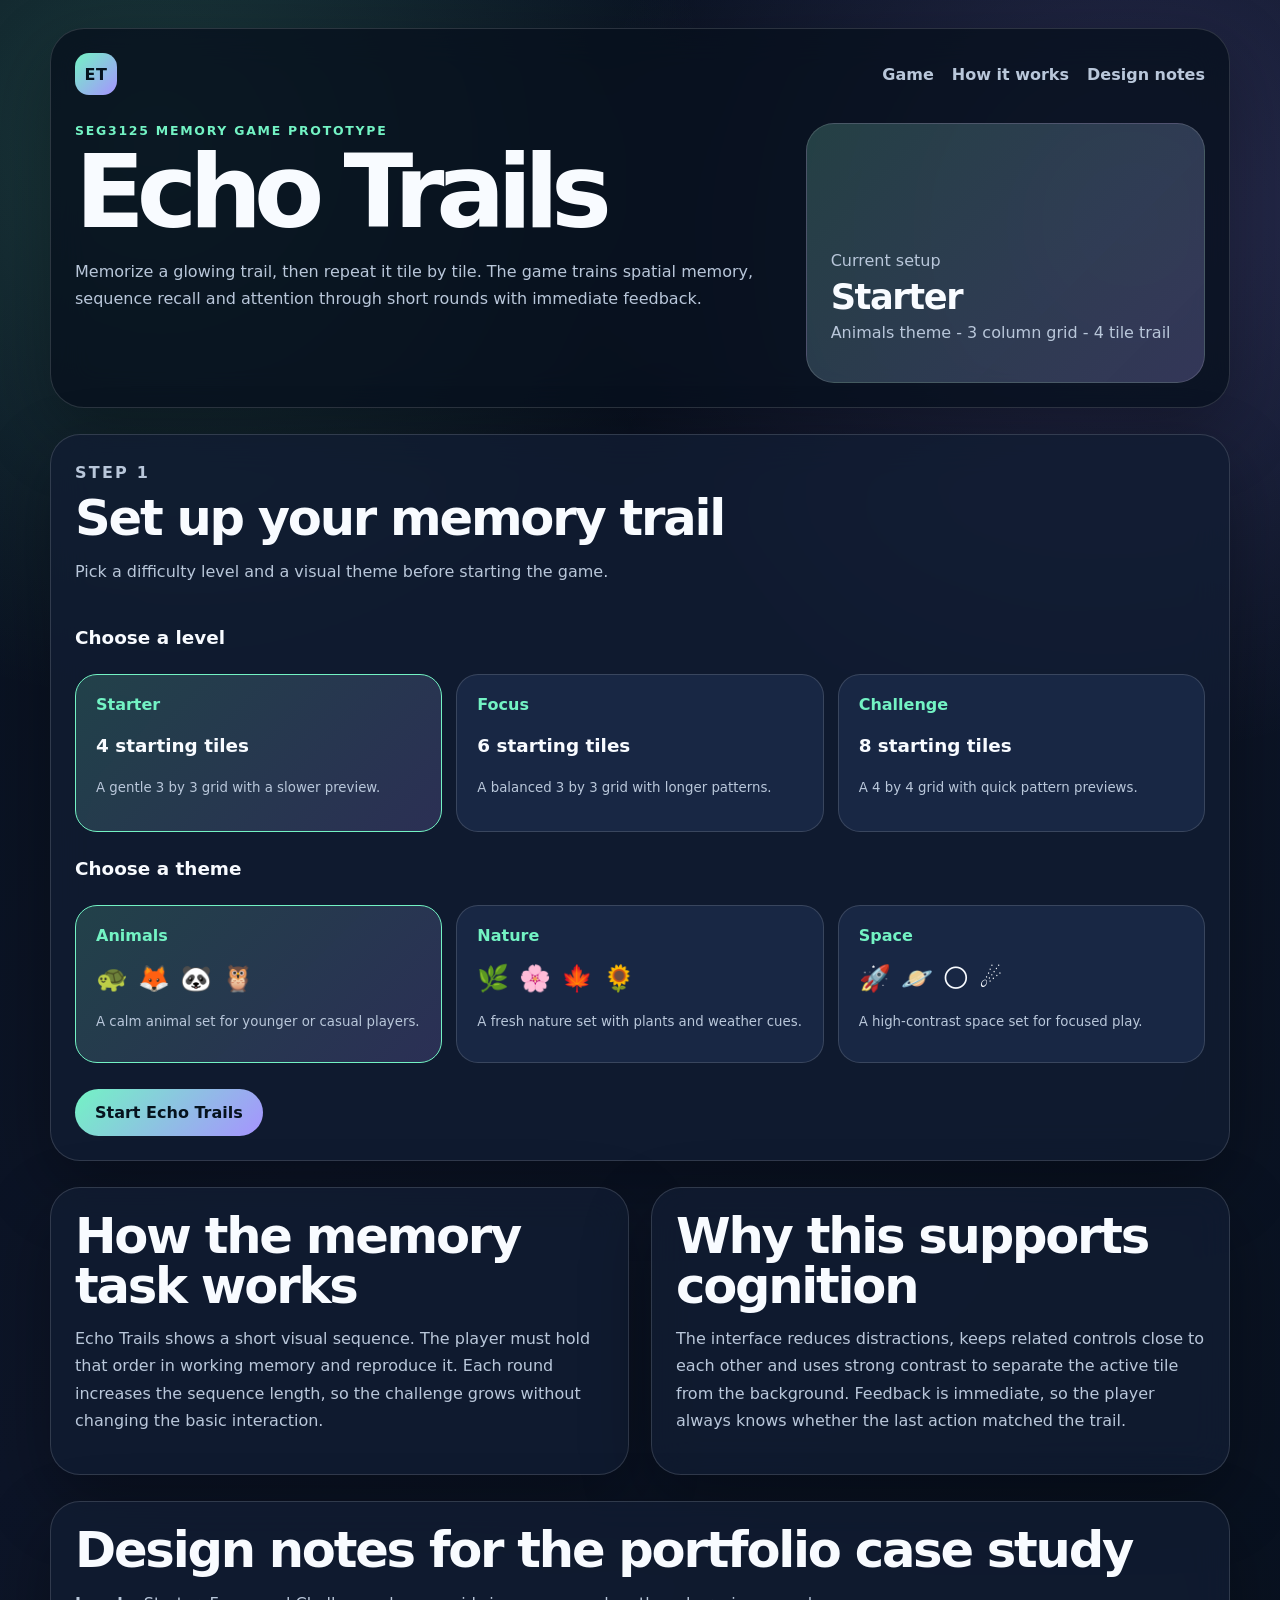
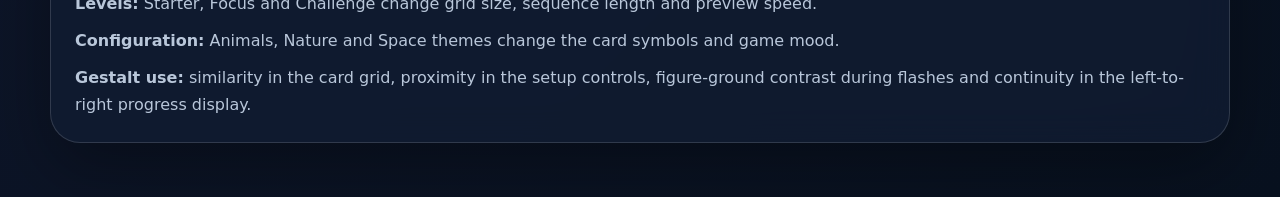
<file: memory-game-app/index.html>
<!doctype html>
<html lang="en-CA">
  <head>
    <meta charset="UTF-8" />
    <meta name="viewport" content="width=device-width, initial-scale=1.0" />
    <meta name="description" content="Echo Trails, a React memory game prototype for SEG3125 Assignment 3." />
    <title>Echo Trails Memory Game</title>

    <script type="module" crossorigin src="./assets/index-DHVwWiK0.js"></script>
    <link rel="stylesheet" crossorigin href="./assets/index-PiV4zGKR.css">
  </head>

  <body>
    <div id="root"></div>
  </body>
</html>
</file>
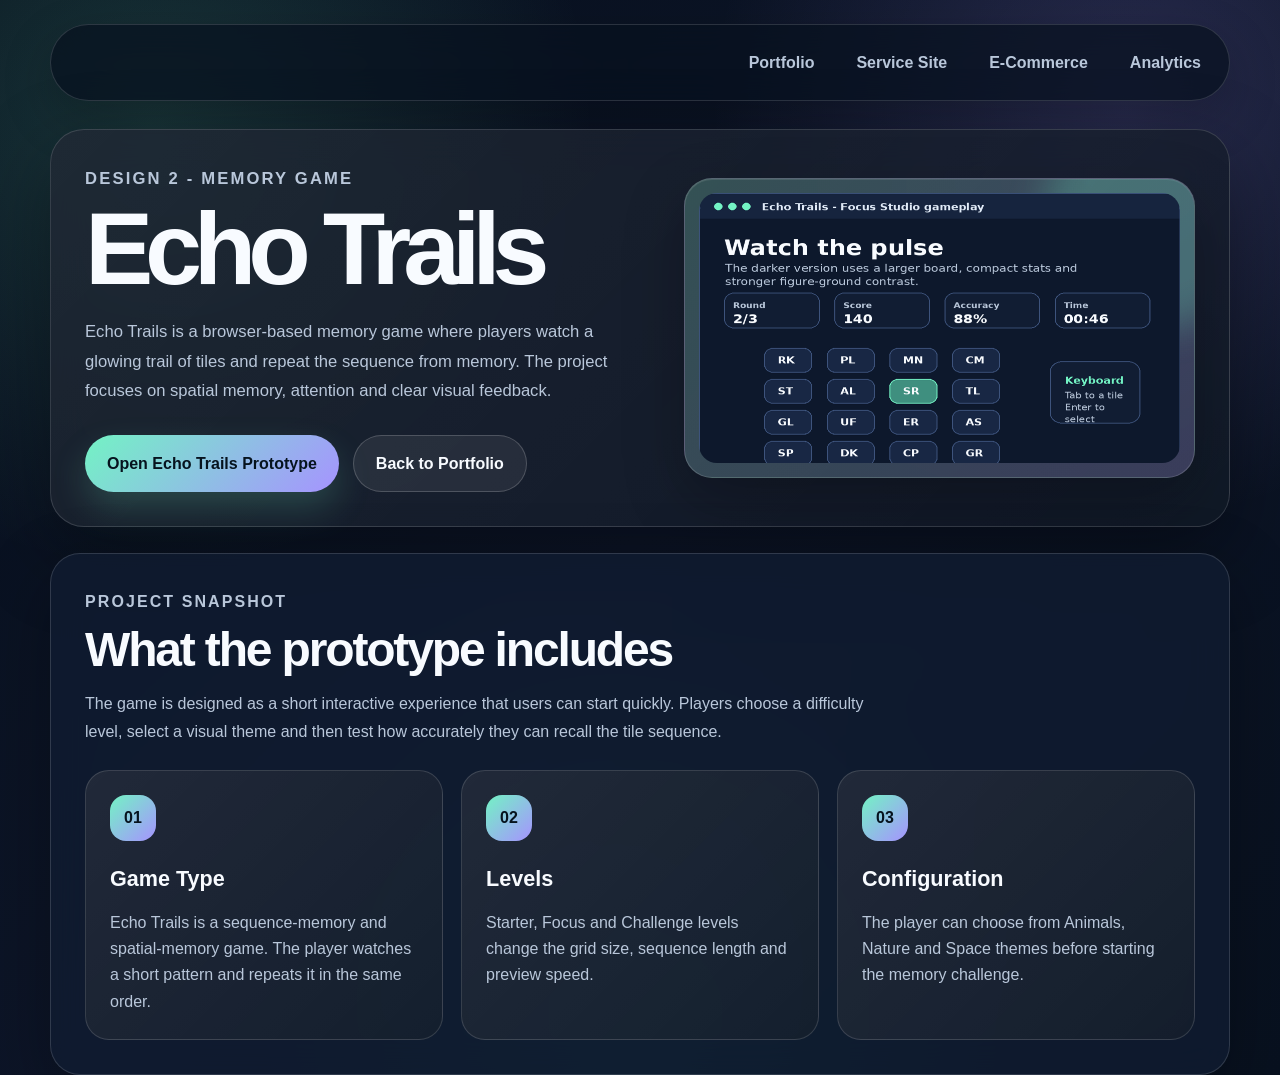
<file: memory-game.html>
<!DOCTYPE html>
<html lang="en-CA">
<head>
  <meta charset="UTF-8">
  <meta name="viewport" content="width=device-width, initial-scale=1.0">
  <title>Echo Trails Memory Game</title>

  <link rel="stylesheet" href="style.css">
  <link rel="stylesheet" href="memory-game.css">
</head>

<body class="memory-page">

  <header class="memory-header">
    <nav class="memory-nav">
      <a href="index.html">Portfolio</a>
      <a href="service.html">Service Site</a>
      <a href="ecommerce.html">E-Commerce</a>
      <a href="analytics.html">Analytics</a>
    </nav>
  </header>

  <main>

    <section class="memory-hero">
      <div class="memory-hero-text">
        <p class="project-label">Design 2 - Memory Game</p>
        <h1>Echo Trails</h1>

        <p>
          Echo Trails is a browser-based memory game where players watch a glowing
          trail of tiles and repeat the sequence from memory. The project focuses on
          spatial memory, attention and clear visual feedback.
        </p>

        <div class="memory-buttons">
          <a class="primary-button" href="./memory-game-app/index.html">
            Open Echo Trails Prototype
          </a>

          <a class="secondary-button" href="index.html">
            Back to Portfolio
          </a>
        </div>
      </div>

      <div class="memory-preview-card">
        <div class="preview-glow"></div>
        <img src="./memory-game-app/images/echo-trails-preview.png" alt="Preview of the Echo Trails memory game">
      </div>
    </section>

    <section class="memory-section">
      <div class="section-heading">
        <p class="project-label">Project Snapshot</p>
        <h2>What the prototype includes</h2>
        <p>
          The game is designed as a short interactive experience that users can start quickly.
          Players choose a difficulty level, select a visual theme and then test how accurately
          they can recall the tile sequence.
        </p>
      </div>

      <div class="overview-grid">
        <article>
          <span class="card-number">01</span>
          <h3>Game Type</h3>
          <p>
            Echo Trails is a sequence-memory and spatial-memory game. The player watches
            a short pattern and repeats it in the same order.
          </p>
        </article>

        <article>
          <span class="card-number">02</span>
          <h3>Levels</h3>
          <p>
            Starter, Focus and Challenge levels change the grid size, sequence length and
            preview speed.
          </p>
        </article>

        <article>
          <span class="card-number">03</span>
          <h3>Configuration</h3>
          <p>
            The player can choose from Animals, Nature and Space themes before starting
            the memory challenge.
          </p>
        </article>
      </div>
    </section>

  </main>

</body>
</html>
</file>
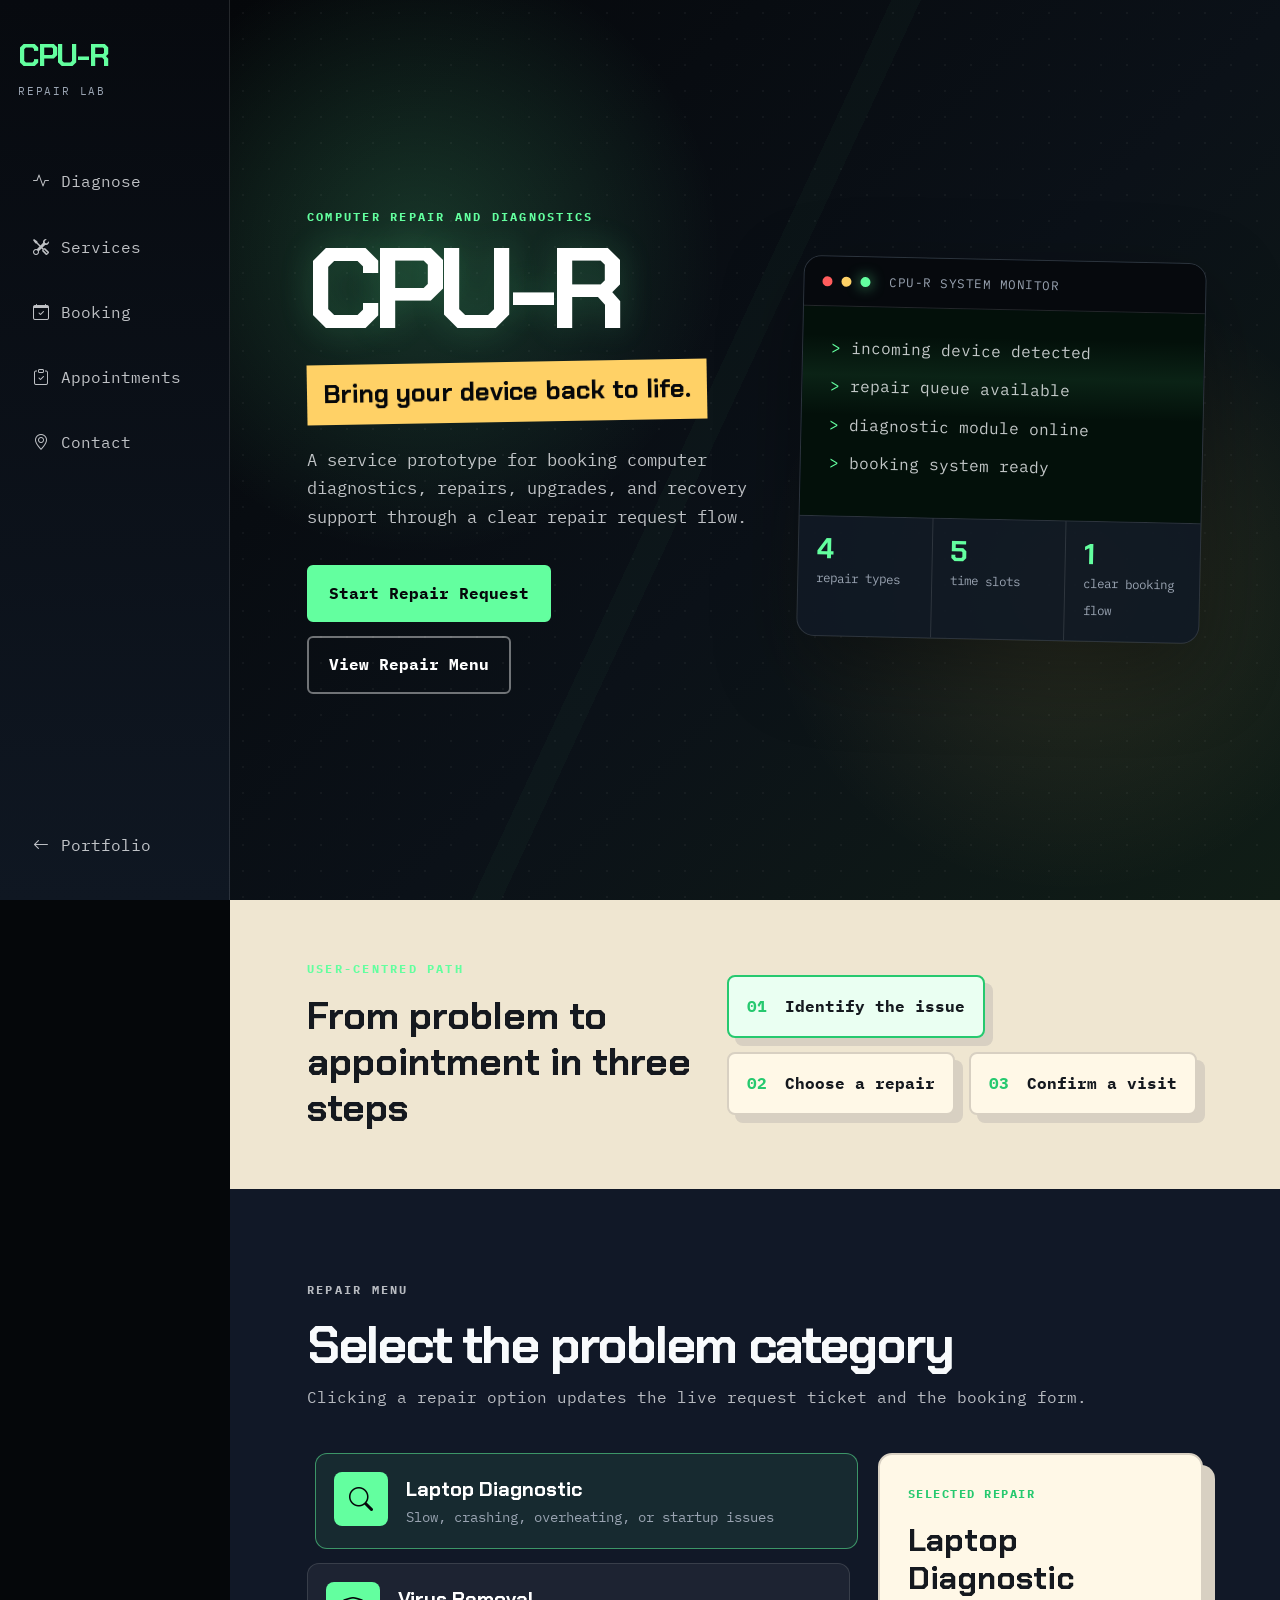
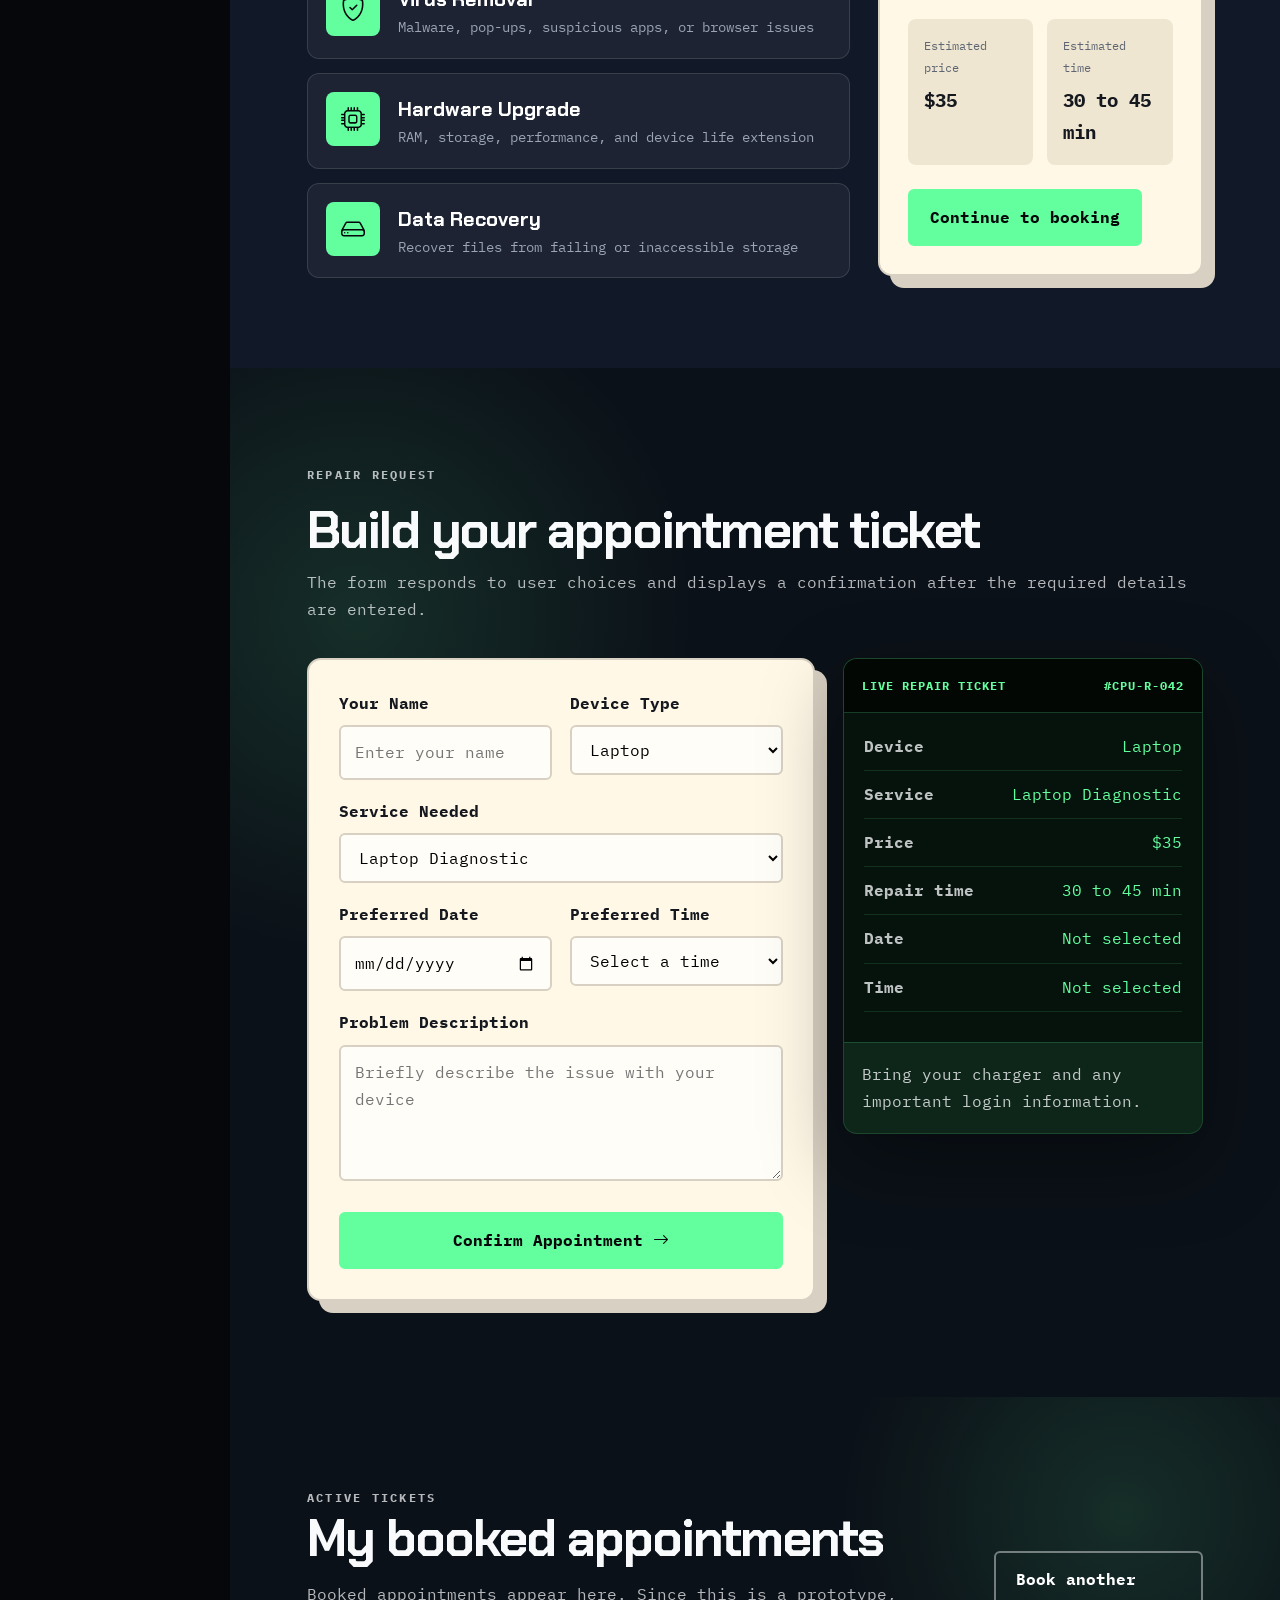
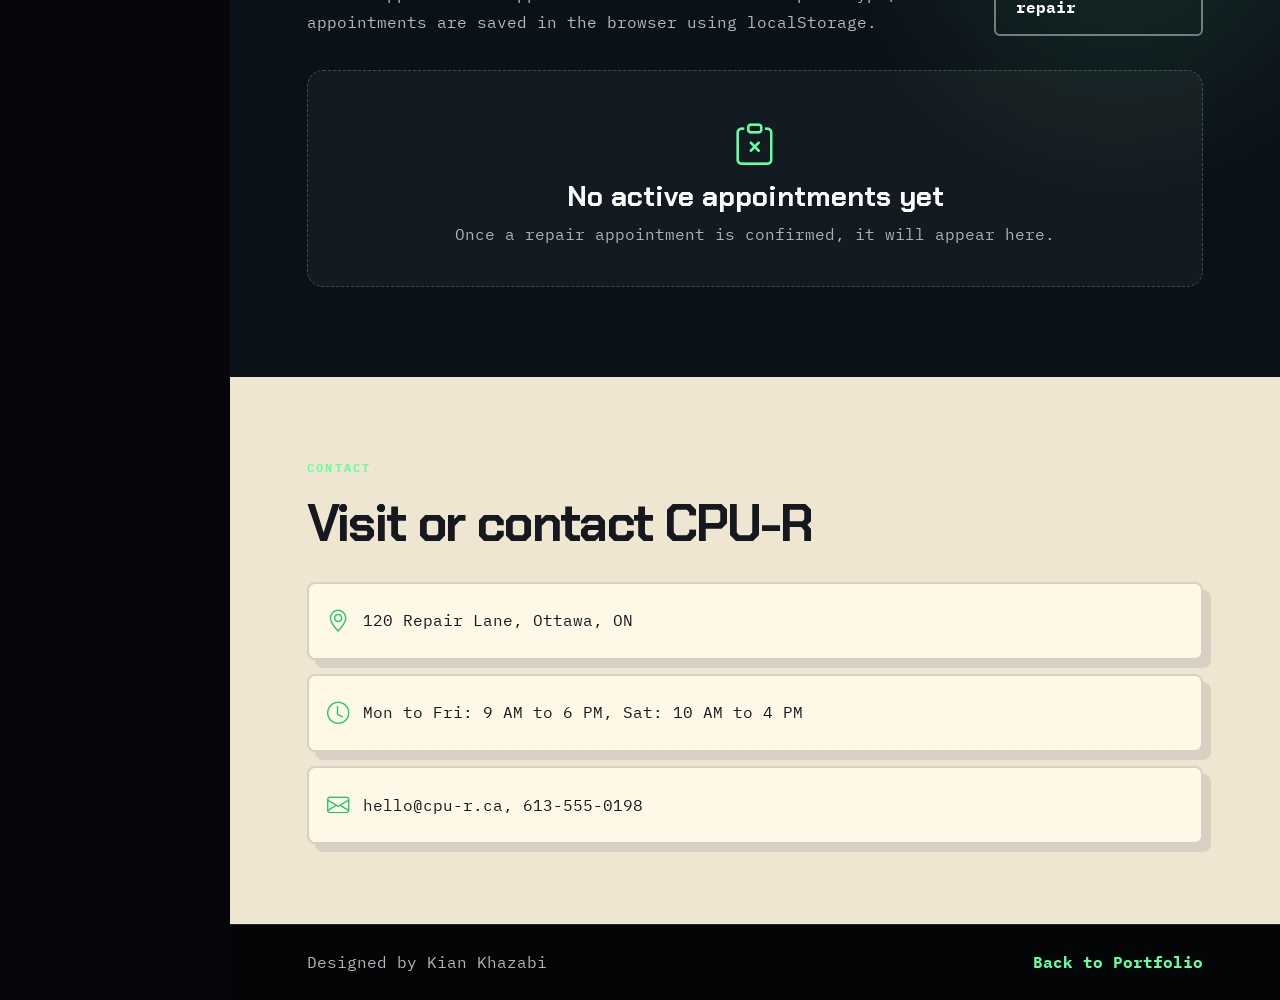
<file: service.html>
<!DOCTYPE html>
<html lang="en">
<head>
  <meta charset="UTF-8">

  <meta name="viewport" content="width=device-width, initial-scale=1.0">

  <title>CPU-R Computer Repair</title>

  <!-- Bootstrap 5 CSS -->
  <link href="https://cdn.jsdelivr.net/npm/bootstrap@5.3.3/dist/css/bootstrap.min.css" rel="stylesheet">

  <!-- Bootstrap Icons -->
  <link rel="stylesheet" href="https://cdn.jsdelivr.net/npm/bootstrap-icons@1.11.3/font/bootstrap-icons.css">

  <!-- Google Fonts -->
  <link href="https://fonts.googleapis.com/css2?family=Chakra+Petch:wght@500;600;700&family=IBM+Plex+Mono:wght@400;500;600;700&display=swap" rel="stylesheet">

  <!-- Custom CSS -->
  <link rel="stylesheet" href="service.css">
</head>

<body>

  <!-- Mobile Top Bar -->
  <nav class="mobile-topbar">
    <a href="#home" class="mobile-brand">CPU-R</a>

    <button class="mobile-menu-button" type="button" data-bs-toggle="offcanvas" data-bs-target="#mobileMenu" aria-controls="mobileMenu">
      <i class="bi bi-list"></i>
    </button>
  </nav>

  <!-- Mobile Menu -->
  <div class="offcanvas offcanvas-end cpu-offcanvas" tabindex="-1" id="mobileMenu">
    <div class="offcanvas-header">
      <h5 class="offcanvas-title">CPU-R Menu</h5>
      <button type="button" class="btn-close btn-close-white" data-bs-dismiss="offcanvas" aria-label="Close"></button>
    </div>

    <div class="offcanvas-body">
      <a href="#home" class="mobile-menu-link">Home</a>
      <a href="#diagnose" class="mobile-menu-link">Diagnose</a>
      <a href="#services" class="mobile-menu-link">Services</a>
      <a href="#booking" class="mobile-menu-link">Book Repair</a>
      <a href="#appointments" class="mobile-menu-link">Appointments</a>
      <a href="#contact" class="mobile-menu-link">Contact</a>
      <a href="index.html" class="mobile-menu-link portfolio-link">Back to Portfolio</a>
    </div>
  </div>

  <div class="site-shell">

    <!-- Desktop Side Rail -->
    <aside class="side-rail">
      <a href="#home" class="rail-brand">
        <span>CPU-R</span>
        <small>repair lab</small>
      </a>

      <nav class="rail-nav">
        <a href="#diagnose">
          <i class="bi bi-activity"></i>
          Diagnose
        </a>

        <a href="#services">
          <i class="bi bi-tools"></i>
          Services
        </a>

        <a href="#booking">
          <i class="bi bi-calendar-check"></i>
          Booking
        </a>

        <a href="#appointments">
          <i class="bi bi-clipboard-check"></i>
          Appointments
        </a>

        <a href="#contact">
          <i class="bi bi-geo-alt"></i>
          Contact
        </a>
      </nav>

      <a href="index.html" class="rail-portfolio">
        <i class="bi bi-arrow-left"></i>
        Portfolio
      </a>
    </aside>

    <main class="main-console">

      <!-- Hero Console -->
      <section id="home" class="console-hero">
        <div class="hero-left">
          <p class="system-label">Computer repair and diagnostics</p>

          <h1>CPU-R</h1>

          <p class="tagline">Bring your device back to life.</p>

          <p class="hero-description">
            A service prototype for booking computer diagnostics, repairs, upgrades, and recovery support through a clear repair request flow.
          </p>

          <div class="hero-actions">
            <a href="#booking" class="primary-action">Start Repair Request</a>
            <a href="#services" class="secondary-action">View Repair Menu</a>
          </div>
        </div>

        <div class="hero-right">
          <div class="machine-card">
            <div class="machine-top">
              <span class="red-light"></span>
              <span class="yellow-light"></span>
              <span class="green-light"></span>
              <p>CPU-R SYSTEM MONITOR</p>
            </div>

            <div class="machine-screen">
              <div class="scan-line"></div>

              <p><span>&gt;</span> incoming device detected</p>
              <p><span>&gt;</span> repair queue available</p>
              <p><span>&gt;</span> diagnostic module online</p>
              <p><span>&gt;</span> booking system ready</p>
            </div>

            <div class="machine-stats">
              <div>
                <strong>4</strong>
                <span>repair types</span>
              </div>

              <div>
                <strong>5</strong>
                <span>time slots</span>
              </div>

              <div>
                <strong>1</strong>
                <span>clear booking flow</span>
              </div>
            </div>
          </div>
        </div>
      </section>


      <!-- Diagnostic Path -->
      <section id="diagnose" class="diagnose-band">
        <div class="diagnose-copy">
          <p class="system-label">User-centred path</p>
          <h2>From problem to appointment in three steps</h2>
        </div>

        <div class="diagnose-steps">
          <div class="step-chip active-step">
            <span>01</span>
            Identify the issue
          </div>

          <div class="step-chip">
            <span>02</span>
            Choose a repair
          </div>

          <div class="step-chip">
            <span>03</span>
            Confirm a visit
          </div>
        </div>
      </section>


      <!-- Services -->
      <section id="services" class="repair-menu">
        <div class="section-intro">
          <p class="system-label">Repair menu</p>
          <h2>Select the problem category</h2>
          <p>
            Clicking a repair option updates the live request ticket and the booking form.
          </p>
        </div>

        <div class="repair-layout">
          <div class="repair-options">

            <button class="repair-option active" data-service="Laptop Diagnostic" data-price="$35" data-time="30 to 45 min">
              <i class="bi bi-search"></i>
              <span>Laptop Diagnostic</span>
              <small>Slow, crashing, overheating, or startup issues</small>
            </button>

            <button class="repair-option" data-service="Virus Removal" data-price="$60" data-time="1 to 2 hours">
              <i class="bi bi-shield-check"></i>
              <span>Virus Removal</span>
              <small>Malware, pop-ups, suspicious apps, or browser issues</small>
            </button>

            <button class="repair-option" data-service="Hardware Upgrade" data-price="From $75" data-time="1 to 3 hours">
              <i class="bi bi-cpu"></i>
              <span>Hardware Upgrade</span>
              <small>RAM, storage, performance, and device life extension</small>
            </button>

            <button class="repair-option" data-service="Data Recovery" data-price="From $90" data-time="Varies">
              <i class="bi bi-hdd"></i>
              <span>Data Recovery</span>
              <small>Recover files from failing or inaccessible storage</small>
            </button>

          </div>

          <div class="repair-preview">
            <p class="preview-label">Selected repair</p>
            <h3 id="previewService">Laptop Diagnostic</h3>

            <div class="preview-grid">
              <div>
                <span>Estimated price</span>
                <strong id="previewPrice">$35</strong>
              </div>

              <div>
                <span>Estimated time</span>
                <strong id="previewTime">30 to 45 min</strong>
              </div>
            </div>

            <a href="#booking" class="preview-button">Continue to booking</a>
          </div>
        </div>
      </section>


      <!-- Booking -->
      <section id="booking" class="booking-lab">
        <div class="booking-intro">
          <p class="system-label">Repair request</p>
          <h2>Build your appointment ticket</h2>
          <p>
            The form responds to user choices and displays a confirmation after the required details are entered.
          </p>
        </div>

        <div class="booking-layout">

          <form id="bookingForm" class="booking-form">
            <div class="field-grid">
              <div class="form-field">
                <label for="customerName">Your Name</label>
                <input id="customerName" type="text" placeholder="Enter your name">
              </div>

              <div class="form-field">
                <label for="deviceType">Device Type</label>
                <select id="deviceType">
                  <option>Laptop</option>
                  <option>Desktop</option>
                  <option>Gaming PC</option>
                  <option>External Drive</option>
                </select>
              </div>

              <div class="form-field full-width">
                <label for="serviceNeeded">Service Needed</label>
                <select id="serviceNeeded">
                  <option data-price="$35" data-time="30 to 45 min">Laptop Diagnostic</option>
                  <option data-price="$60" data-time="1 to 2 hours">Virus Removal</option>
                  <option data-price="From $75" data-time="1 to 3 hours">Hardware Upgrade</option>
                  <option data-price="From $90" data-time="Varies">Data Recovery</option>
                </select>
              </div>

              <div class="form-field">
                <label for="preferredDate">Preferred Date</label>
                <input id="preferredDate" type="date">
              </div>

              <div class="form-field">
                <label for="preferredTime">Preferred Time</label>
                <select id="preferredTime">
                  <option value="">Select a time</option>
                  <option>9:00 AM</option>
                  <option>10:30 AM</option>
                  <option>1:00 PM</option>
                  <option>2:30 PM</option>
                  <option>4:00 PM</option>
                </select>
              </div>

              <div class="form-field full-width">
                <label for="problemDescription">Problem Description</label>
                <textarea id="problemDescription" rows="4" placeholder="Briefly describe the issue with your device"></textarea>
              </div>
            </div>

            <button type="submit" class="submit-ticket">
              Confirm Appointment
              <i class="bi bi-arrow-right"></i>
            </button>
          </form>

          <aside class="ticket-panel">
            <div class="ticket-top">
              <span>LIVE REPAIR TICKET</span>
              <strong>#CPU-R-042</strong>
            </div>

            <div class="ticket-body">
              <p><strong>Device</strong><span id="summaryDevice">Laptop</span></p>
              <p><strong>Service</strong><span id="summaryService">Laptop Diagnostic</span></p>
              <p><strong>Price</strong><span id="summaryPrice">$35</span></p>
              <p><strong>Repair time</strong><span id="summaryRepairTime">30 to 45 min</span></p>
              <p><strong>Date</strong><span id="summaryDate">Not selected</span></p>
              <p><strong>Time</strong><span id="summaryTime">Not selected</span></p>
            </div>

            <div class="ticket-note">
              Bring your charger and any important login information.
            </div>
          </aside>

        </div>

        <div id="confirmationCard" class="confirmation-overlay d-none">
          <div class="confirmation-box">
            <button id="closeConfirmation" class="close-confirmation" type="button">
              <i class="bi bi-x-lg"></i>
            </button>

            <div class="confirmation-icon">
              <i class="bi bi-check-circle"></i>
            </div>

            <h2>Appointment Confirmed</h2>

            <p id="confirmationMessage">
              Your repair appointment has been booked.
            </p>

            <div class="confirmation-details">
              <p><strong>Service:</strong> <span id="confirmService"></span></p>
              <p><strong>Device:</strong> <span id="confirmDevice"></span></p>
              <p><strong>Date:</strong> <span id="confirmDate"></span></p>
              <p><strong>Time:</strong> <span id="confirmTime"></span></p>
              <p><strong>Location:</strong> 120 Repair Lane, Ottawa, ON</p>
            </div>

            <button id="resetBooking" class="reset-button" type="button">
              Book Another Appointment
            </button>
          </div>
        </div>
      </section>

      <!-- Active Appointments -->
    <section id="appointments" class="appointments-dock">
    <div class="appointments-header">
        <div>
        <p class="system-label">Active tickets</p>
        <h2>My booked appointments</h2>
        <p>
            Booked appointments appear here. Since this is a prototype, appointments are saved in the browser using localStorage.
        </p>
        </div>

        <a href="#booking" class="secondary-action">Book another repair</a>
    </div>

    <div id="emptyAppointments" class="empty-appointments">
        <i class="bi bi-clipboard-x"></i>
        <h3>No active appointments yet</h3>
        <p>Once a repair appointment is confirmed, it will appear here.</p>
    </div>

    <div id="appointmentList" class="appointment-list"></div>
    </section>

      <!-- Contact -->
      <section id="contact" class="contact-dock">
        <div>
          <p class="system-label">Contact</p>
          <h2>Visit or contact CPU-R</h2>
        </div>

        <div class="contact-strip">
          <div>
            <i class="bi bi-geo-alt"></i>
            <span>120 Repair Lane, Ottawa, ON</span>
          </div>

          <div>
            <i class="bi bi-clock"></i>
            <span>Mon to Fri: 9 AM to 6 PM, Sat: 10 AM to 4 PM</span>
          </div>

          <div>
            <i class="bi bi-envelope"></i>
            <span>hello@cpu-r.ca, 613-555-0198</span>
          </div>
        </div>
      </section>


      <footer class="footer">
        <p>Designed by Kian Khazabi</p>
        <a href="index.html">Back to Portfolio</a>
      </footer>

    </main>
  </div>


  <!-- Bootstrap JavaScript -->
  <script src="https://cdn.jsdelivr.net/npm/bootstrap@5.3.3/dist/js/bootstrap.bundle.min.js"></script>

  <!-- Custom JavaScript -->
  <script src="service.js"></script>
</body>
</html>
</file>
<file: memory-game-app/assets/index-PiV4zGKR.css>
:root{--bg: #08111f;--panel: #111d33;--panel-soft: #182744;--text: #f8fbff;--muted: #b9c7da;--accent: #73f3c4;--accent-strong: #21d4a0;--accent-purple: #a693ff;--warning: #ffca6e;--danger: #ff7676;--success: #80f0a4;--border: rgba(255, 255, 255, .14);--shadow: 0 26px 70px rgba(0, 0, 0, .32);font-family:Inter,ui-sans-serif,system-ui,-apple-system,BlinkMacSystemFont,Segoe UI,sans-serif}*{box-sizing:border-box}html{scroll-behavior:smooth}body{margin:0;background:radial-gradient(circle at 12% 8%,rgba(115,243,196,.18),transparent 28%),radial-gradient(circle at 88% 12%,rgba(166,147,255,.18),transparent 28%),linear-gradient(135deg,#07101d,#0d1528 48%,#08111f);color:var(--text);min-height:100vh}button,a{font:inherit}a{color:inherit;text-decoration:none}button{border:0}button:focus-visible,a:focus-visible{outline:3px solid var(--warning);outline-offset:3px}button:disabled{cursor:not-allowed;opacity:.65}.app-shell{width:min(1180px,calc(100% - 32px));margin:0 auto;padding:28px 0 54px}.hero{padding:24px;border:1px solid var(--border);background:#07101dc7;-webkit-backdrop-filter:blur(18px);backdrop-filter:blur(18px);border-radius:34px;box-shadow:var(--shadow)}.top-nav{display:flex;align-items:center;gap:18px;padding-bottom:28px}.top-nav a{color:var(--muted);font-weight:700}.top-nav a:hover{color:var(--text)}.brand-mark{display:inline-flex;align-items:center;justify-content:center;width:42px;height:42px;border-radius:14px;color:#06131e;background:linear-gradient(135deg,var(--accent),var(--accent-purple));font-weight:900;letter-spacing:.04em;margin-right:auto}.hero-grid{display:grid;grid-template-columns:1.5fr .85fr;gap:26px;align-items:stretch}.eyebrow{margin:0 0 8px;color:var(--accent);text-transform:uppercase;letter-spacing:.14em;font-size:.78rem;font-weight:900}h1,h2,h3,p{margin-top:0}h1{font-size:clamp(3rem,8vw,6.8rem);line-height:.9;letter-spacing:-.08em;margin-bottom:20px}h2{font-size:clamp(2rem,4vw,3.1rem);line-height:1;letter-spacing:-.045em;margin-bottom:14px}h3{font-size:1.15rem;margin-bottom:12px}.hero-copy,.section-heading p,.info-grid p,.notes-panel p,.board-instructions p,.summary-copy{color:var(--muted);line-height:1.7;font-size:1rem}.hero-card{display:flex;flex-direction:column;justify-content:flex-end;min-height:260px;padding:24px;border-radius:28px;background:linear-gradient(135deg,#73f3c429,#a693ff33),#ffffff0d;border:1px solid var(--border)}.hero-card span,.hero-card p,.stat-grid span,.summary-grid span{color:var(--muted)}.hero-card strong{font-size:2.2rem;letter-spacing:-.04em;margin:6px 0}.panel,.info-grid article{border:1px solid var(--border);background:#111d33c7;-webkit-backdrop-filter:blur(18px);backdrop-filter:blur(18px);border-radius:30px;box-shadow:var(--shadow)}.game-panel{margin-top:26px;padding:24px}.setup-screen{display:grid;gap:26px}.section-heading{max-width:720px}.option-group{display:grid;gap:14px}.choice-grid{display:grid;grid-template-columns:repeat(3,minmax(0,1fr));gap:14px}.choice-card{display:grid;gap:8px;min-height:158px;text-align:left;padding:20px;color:var(--text);background:var(--panel-soft);border:1px solid var(--border);border-radius:22px;cursor:pointer;transition:transform .18s ease,border-color .18s ease,background .18s ease}.choice-card:hover{transform:translateY(-3px);border-color:#73f3c48c}.choice-card.selected{background:linear-gradient(135deg,#73f3c42e,#a693ff2e);border-color:var(--accent)}.choice-card span{font-weight:900;color:var(--accent)}.choice-card strong{font-size:1.15rem}.choice-card small{color:var(--muted);line-height:1.5}.theme-card strong{font-size:1.6rem;letter-spacing:.02em}.primary-action,.control-row button{width:fit-content;padding:14px 20px;border-radius:999px;color:#06131e;background:linear-gradient(135deg,var(--accent),var(--accent-purple));font-weight:900;cursor:pointer;transition:transform .18s ease,filter .18s ease}.primary-action:hover,.control-row button:hover:not(:disabled){transform:translateY(-2px);filter:brightness(1.06)}.control-row button:nth-child(2){color:var(--text);background:#ffffff17;border:1px solid var(--border)}.play-layout{display:grid;grid-template-columns:340px 1fr;gap:22px}.score-board,.board-wrap,.summary-screen{padding:22px;border-radius:26px;background:#08111fb8;border:1px solid var(--border)}.status-message{color:var(--muted);line-height:1.6;min-height:52px}.result-pill{display:inline-flex;width:fit-content;padding:8px 12px;border-radius:999px;background:#73f3c41f;color:var(--accent);font-weight:900}.stat-grid,.summary-grid{display:grid;grid-template-columns:repeat(2,minmax(0,1fr));gap:12px;margin:22px 0}.stat-grid div,.summary-grid div{display:grid;gap:4px;padding:14px;border-radius:18px;background:#ffffff0f;border:1px solid var(--border)}.stat-grid strong,.summary-grid strong{font-size:1.65rem;letter-spacing:-.04em}.progress-track{display:grid;grid-template-columns:repeat(auto-fit,minmax(8px,1fr));gap:6px;margin-bottom:22px}.progress-track span{height:10px;border-radius:999px;background:#ffffff1f}.progress-track span.complete{background:var(--accent)}.control-row{display:flex;flex-wrap:wrap;gap:10px}.board-wrap{display:grid;gap:18px}.board-instructions{display:flex;align-items:end;justify-content:space-between;gap:18px}.board-instructions p{max-width:470px;margin-bottom:0}.memory-board{display:grid;gap:clamp(10px,1.8vw,18px);align-items:stretch}.tile{min-height:clamp(80px,11vw,124px);border-radius:24px;background:linear-gradient(135deg,#ffffff1c,#ffffff0a),var(--panel-soft);color:var(--text);border:1px solid var(--border);box-shadow:inset 0 1px #ffffff14;cursor:pointer;transition:transform .16s ease,border-color .16s ease,background .16s ease,box-shadow .16s ease}.tile span{display:inline-block;font-size:clamp(2rem,5vw,3.25rem);filter:grayscale(.08)}.tile:hover:not(:disabled){transform:translateY(-3px);border-color:#73f3c48c}.tile.active{transform:scale(1.05);background:radial-gradient(circle at 50% 45%,#73f3c4cc,#21d4a047 42%,#a693ff24);border-color:var(--accent);box-shadow:0 0 0 8px #73f3c414,0 18px 45px #21d4a047}.tile.correct{background:#80f0a447;border-color:var(--success)}.tile.wrong{background:#ff767647;border-color:var(--danger)}.tile.hint{background:#ffca6e38;border-color:var(--warning)}.summary-screen{max-width:820px;margin:0 auto}.summary-grid{grid-template-columns:repeat(4,minmax(0,1fr))}.memory-tip{padding:18px;border-radius:22px;background:#73f3c417;border:1px solid rgba(115,243,196,.22);margin-bottom:20px}.memory-tip p{color:var(--muted);line-height:1.65;margin-bottom:0}.centre-actions{justify-content:center}.info-grid{display:grid;grid-template-columns:repeat(2,minmax(0,1fr));gap:22px;margin-top:26px}.info-grid article,.notes-panel{padding:24px}.notes-panel{margin-top:26px}.note-list{display:grid;gap:10px}.note-list p{margin:0}@media (max-width: 920px){.hero-grid,.play-layout,.info-grid,.choice-grid{grid-template-columns:1fr}.summary-grid{grid-template-columns:repeat(2,minmax(0,1fr))}}@media (max-width: 620px){.app-shell{width:min(100% - 20px,1180px);padding-top:10px}.hero,.game-panel,.score-board,.board-wrap,.summary-screen,.notes-panel,.info-grid article{border-radius:22px;padding:18px}.top-nav{flex-wrap:wrap}.brand-mark{margin-right:0}.board-instructions{display:block}.summary-grid,.stat-grid{grid-template-columns:1fr}}.tile:disabled{opacity:1}
</file>
<file: style.css>
:root {
  --primary-colour: #2563eb;
  --primary-dark: #1e3a8a;
  --accent-colour: #38bdf8;
  --text-dark: #1f2937;
  --text-muted: #6b7280;
  --background-light: #f8fafc;
  --background-soft: #eef6ff;
  --white: #ffffff;
  --border-light: #e5e7eb;
  --shadow-soft: 0 18px 45px rgba(15, 23, 42, 0.08);
}

html {
  scroll-behavior: smooth;
}

body {
  font-family: "Inter", sans-serif;
  color: var(--text-dark);
  background-color: var(--white);
  line-height: 1.7;
}

h1,
h2,
h3,
h4,
h5,
.navbar-brand {
  font-family: "Poppins", sans-serif;
}

a {
  text-decoration: none;
}

.custom-navbar {
  background-color: rgba(255, 255, 255, 0.92);
  backdrop-filter: blur(12px);
  box-shadow: 0 4px 20px rgba(15, 23, 42, 0.06);
}

.navbar-scrolled {
  box-shadow: 0 8px 28px rgba(15, 23, 42, 0.1);
}

.navbar-brand {
  color: var(--primary-dark);
  font-weight: 800;
  letter-spacing: -0.03em;
}

.nav-link {
  color: var(--text-dark);
  font-weight: 600;
  margin-left: 14px;
}

.nav-link:hover,
.nav-link:focus {
  color: var(--primary-colour);
}

.contact-link {
  background-color: var(--primary-colour);
  color: var(--white);
  padding: 8px 18px;
  border-radius: 999px;
}

.contact-link:hover,
.contact-link:focus {
  background-color: var(--primary-dark);
  color: var(--white);
}

.hero-section {
  position: relative;
  overflow: hidden;
  background:
    radial-gradient(circle at top left, rgba(56, 189, 248, 0.25), transparent 34%),
    linear-gradient(135deg, #ffffff 0%, #eef6ff 100%);
  padding-top: 80px;
}

.hero-section::before {
  content: "";
  position: absolute;
  inset: 0;
  background-image:
    linear-gradient(rgba(37, 99, 235, 0.08) 1px, transparent 1px),
    linear-gradient(90deg, rgba(37, 99, 235, 0.08) 1px, transparent 1px);
  background-size: 42px 42px;
  opacity: 0.45;
  pointer-events: none;
}

.hero-section::after {
  content: "";
  position: absolute;
  width: 420px;
  height: 420px;
  right: -160px;
  top: 120px;
  background: radial-gradient(circle, rgba(56, 189, 248, 0.28), transparent 68%);
  border-radius: 50%;
  pointer-events: none;
}

.hero-section .container {
  position: relative;
  z-index: 1;
}

.eyebrow,
.section-label,
.project-type {
  color: var(--primary-colour);
  font-weight: 800;
  text-transform: uppercase;
  letter-spacing: 0.12em;
  font-size: 0.78rem;
  margin-bottom: 12px;
}

.hero-image-wrapper {
  max-width: 280px;
  margin-top: 18px;
  margin-bottom: 24px;
}

.hero-image {
  width: 100%;
  height: auto;
  display: block;
  border-radius: 28px;
  box-shadow: 0 18px 45px rgba(15, 23, 42, 0.12);
  object-fit: cover;
}

.hero-text {
  color: var(--text-muted);
  font-size: 1.18rem;
  max-width: 720px;
  margin-top: 24px;
}

.hero-buttons {
  display: flex;
  flex-wrap: wrap;
  gap: 14px;
  margin-top: 32px;
}

.btn-primary {
  background-color: var(--primary-colour);
  border-color: var(--primary-colour);
  box-shadow: 0 12px 24px rgba(37, 99, 235, 0.22);
}

.btn-primary:hover,
.btn-primary:focus {
  background-color: var(--primary-dark);
  border-color: var(--primary-dark);
}

.btn-outline-dark {
  border-color: var(--text-dark);
  color: var(--text-dark);
}

.btn-outline-dark:hover,
.btn-outline-dark:focus {
  background-color: var(--text-dark);
  color: var(--white);
}

.hero-card {
  position: relative;
  overflow: hidden;
  background:
    radial-gradient(circle at top right, rgba(56, 189, 248, 0.28), transparent 34%),
    linear-gradient(135deg, #0f172a 0%, #1e3a8a 58%, #2563eb 100%);
  border: 1px solid rgba(255, 255, 255, 0.22);
  border-radius: 28px;
  padding: 36px;
  box-shadow: 0 24px 60px rgba(15, 23, 42, 0.22);
  color: var(--white);
}

.hero-card::before {
  content: "";
  position: absolute;
  inset: 0;
  background-image:
    linear-gradient(rgba(255, 255, 255, 0.08) 1px, transparent 1px),
    linear-gradient(90deg, rgba(255, 255, 255, 0.08) 1px, transparent 1px);
  background-size: 28px 28px;
  opacity: 0.35;
  pointer-events: none;
}

.hero-card::after {
  content: "";
  position: absolute;
  width: 180px;
  height: 180px;
  right: -70px;
  bottom: -70px;
  background: radial-gradient(circle, rgba(255, 255, 255, 0.22), transparent 68%);
  border-radius: 50%;
  pointer-events: none;
}

.hero-card > * {
  position: relative;
  z-index: 1;
}

.profile-circle {
  width: 92px;
  height: 92px;
  border-radius: 50%;
  background: linear-gradient(135deg, var(--primary-colour), var(--accent-colour));
  color: var(--white);
  display: flex;
  align-items: center;
  justify-content: center;
  font-size: 3rem;
  margin-bottom: 24px;
}

.hero-card h2 {
  color: var(--white);
  font-weight: 800;
  margin-bottom: 12px;
}

.hero-card p {
  color: rgba(255, 255, 255, 0.82);
  margin-bottom: 24px;
}

.skill-tags {
  display: flex;
  flex-wrap: wrap;
  gap: 10px;
}

.skill-tags span {
  background-color: rgba(255, 255, 255, 0.14);
  color: var(--white);
  padding: 8px 14px;
  border-radius: 999px;
  font-weight: 700;
  font-size: 0.88rem;
  border: 1px solid rgba(255, 255, 255, 0.2);
}
.section-padding {
  padding: 96px 0;
}

.soft-bg {
  background-color: var(--background-light);
}

#work {
  position: relative;
  overflow: hidden;
}

#work::before {
  content: "";
  position: absolute;
  inset: 0;
  background-image:
    radial-gradient(circle, rgba(37, 99, 235, 0.12) 2px, transparent 2px);
  background-size: 34px 34px;
  opacity: 0.35;
  pointer-events: none;
}

#work::after {
  content: "";
  position: absolute;
  width: 360px;
  height: 360px;
  left: -140px;
  bottom: -140px;
  background: radial-gradient(circle, rgba(30, 58, 138, 0.16), transparent 70%);
  border-radius: 50%;
  pointer-events: none;
}

#work .container {
  position: relative;
  z-index: 1;
}

.section-title {
  font-size: clamp(2rem, 4vw, 3.25rem);
  font-weight: 800;
  line-height: 1.12;
  letter-spacing: -0.04em;
  margin-bottom: 20px;
}

.section-text,
.section-subtitle {
  color: var(--text-muted);
  font-size: 1.08rem;
}

.section-subtitle {
  max-width: 720px;
  margin: 0 auto;
}

.process-card {
  height: 100%;
  background-color: var(--white);
  border: 1px solid var(--border-light);
  border-radius: 24px;
  padding: 30px;
  box-shadow: 0 14px 35px rgba(15, 23, 42, 0.06);
  transition: transform 0.2s ease, box-shadow 0.2s ease;
}

.process-card:hover {
  transform: translateY(-6px);
  box-shadow: var(--shadow-soft);
}

.icon-box {
  width: 58px;
  height: 58px;
  border-radius: 18px;
  background-color: var(--background-soft);
  color: var(--primary-colour);
  display: flex;
  align-items: center;
  justify-content: center;
  font-size: 1.7rem;
  margin-bottom: 24px;
}

.process-card h3 {
  font-size: 1.25rem;
  font-weight: 800;
  margin-bottom: 12px;
}

.process-card p {
  color: var(--text-muted);
  margin-bottom: 0;
}

.project-card {
  height: 100%;
  background-color: var(--white);
  border: 1px solid var(--border-light);
  border-radius: 26px;
  overflow: hidden;
  box-shadow: 0 14px 35px rgba(15, 23, 42, 0.06);
  transition: transform 0.2s ease, box-shadow 0.2s ease;
}

.project-card:hover {
  transform: translateY(-8px);
  box-shadow: var(--shadow-soft);
}

.project-image {
  min-height: 170px;
  display: flex;
  align-items: center;
  justify-content: center;
  color: var(--white);
  font-size: 4rem;
}

.service-bg {
  background: linear-gradient(135deg, #2563eb, #38bdf8);
}

.game-bg {
  background: linear-gradient(135deg, #7c3aed, #a78bfa);
}

.ecommerce-bg {
  background: linear-gradient(135deg, #0f766e, #2dd4bf);
}

.analytics-bg {
  background: linear-gradient(135deg, #f97316, #facc15);
}

.project-content {
  padding: 26px;
}

.project-content h3 {
  font-size: 1.25rem;
  font-weight: 800;
  margin-bottom: 12px;
}

.project-content p {
  color: var(--text-muted);
}

.project-link {
  color: var(--primary-colour);
  font-weight: 800;
  display: inline-flex;
  align-items: center;
  gap: 6px;
}

.project-link:hover,
.project-link:focus {
  color: var(--primary-dark);
}

.contact-section {
  background: linear-gradient(135deg, var(--primary-dark), var(--primary-colour));
  color: var(--white);
  padding: 90px 0;
}

.contact-section h2 {
  font-size: clamp(2rem, 4vw, 3.25rem);
  font-weight: 800;
  margin-bottom: 18px;
}

.contact-section p {
  max-width: 680px;
  margin: 0 auto 28px auto;
  color: rgba(255, 255, 255, 0.86);
}

.footer {
  background-color: #0f172a;
  color: rgba(255, 255, 255, 0.78);
  padding: 24px 0;
}

@media (max-width: 991px) {
  .nav-link {
    margin-left: 0;
    margin-top: 8px;
  }

  .contact-link {
    display: inline-block;
    margin-top: 12px;
  }

  .hero-section {
    padding-top: 110px;
    padding-bottom: 60px;
  }
}

@media (max-width: 575px) {
  .hero-buttons {
    flex-direction: column;
  }

  .hero-buttons .btn {
    width: 100%;
  }

  .section-padding {
    padding: 72px 0;
  }

  .hero-card {
    padding: 28px;
  }

  .hero-image-wrapper {
    max-width: 180px;
  }
}
</file>
<file: memory-game.css>
.memory-page {
  margin: 0;
  min-height: 100vh;
  background:
    radial-gradient(circle at 12% 12%, rgba(115, 243, 196, 0.16), transparent 30%),
    radial-gradient(circle at 88% 10%, rgba(166, 147, 255, 0.18), transparent 28%),
    radial-gradient(circle at 50% 95%, rgba(33, 212, 160, 0.10), transparent 32%),
    linear-gradient(135deg, #07101d 0%, #0d1528 50%, #08111f 100%);
  color: #f8fbff;
  font-family: Arial, Helvetica, sans-serif;
}

.memory-page * {
  box-sizing: border-box;
}

.memory-header {
  width: min(1180px, calc(100% - 32px));
  margin: 0 auto;
  padding: 24px 0 0;
}

.memory-nav {
  display: flex;
  justify-content: flex-end;
  gap: 14px;
  flex-wrap: wrap;
  padding: 14px;
  border: 1px solid rgba(255, 255, 255, 0.14);
  border-radius: 999px;
  background: rgba(8, 17, 31, 0.72);
  backdrop-filter: blur(16px);
  box-shadow: 0 18px 50px rgba(0, 0, 0, 0.22);
}

.memory-nav a {
  color: #b9c7da;
  text-decoration: none;
  font-weight: 800;
  padding: 10px 14px;
  border-radius: 999px;
  transition: color 180ms ease, background 180ms ease, transform 180ms ease;
}

.memory-nav a:hover {
  color: #08111f;
  background: #73f3c4;
  transform: translateY(-2px);
}

.memory-hero {
  width: min(1180px, calc(100% - 32px));
  margin: 28px auto 0;
  display: grid;
  grid-template-columns: 1.05fr 0.95fr;
  gap: 34px;
  align-items: center;
  padding: 34px;
  border: 1px solid rgba(255, 255, 255, 0.14);
  border-radius: 34px;
  background:
    linear-gradient(135deg, rgba(255, 255, 255, 0.08), rgba(255, 255, 255, 0.03)),
    rgba(8, 17, 31, 0.78);
  backdrop-filter: blur(18px);
  box-shadow: 0 28px 80px rgba(0, 0, 0, 0.34);
}

.project-label {
  margin: 0 0 10px;
  color: #73f3c4;
  font-weight: 900;
  text-transform: uppercase;
  letter-spacing: 0.13em;
  font-size: 0.78rem;
}

.memory-hero h1 {
  margin: 0 0 22px;
  font-size: clamp(3.5rem, 8vw, 7rem);
  line-height: 0.9;
  letter-spacing: -0.08em;
}

.memory-hero p {
  color: #b9c7da;
  line-height: 1.75;
  max-width: 650px;
  font-size: 1.04rem;
}

.memory-buttons {
  display: flex;
  gap: 14px;
  flex-wrap: wrap;
  margin-top: 30px;
}

.primary-button,
.secondary-button {
  display: inline-flex;
  align-items: center;
  justify-content: center;
  min-height: 48px;
  padding: 14px 22px;
  border-radius: 999px;
  text-decoration: none;
  font-weight: 900;
  transition: transform 180ms ease, box-shadow 180ms ease, filter 180ms ease, border-color 180ms ease;
}

.primary-button {
  color: #06131e;
  background: linear-gradient(135deg, #73f3c4, #a693ff);
  box-shadow: 0 16px 35px rgba(115, 243, 196, 0.18);
}

.primary-button:hover {
  transform: translateY(-3px);
  filter: brightness(1.08);
  box-shadow: 0 22px 45px rgba(115, 243, 196, 0.26);
}

.secondary-button {
  color: #f8fbff;
  border: 1px solid rgba(255, 255, 255, 0.18);
  background: rgba(255, 255, 255, 0.07);
}

.secondary-button:hover {
  transform: translateY(-3px);
  border-color: rgba(115, 243, 196, 0.7);
  box-shadow: 0 18px 35px rgba(0, 0, 0, 0.22);
}

.memory-preview-card {
  position: relative;
  padding: 14px;
  border-radius: 28px;
  background:
    linear-gradient(135deg, rgba(115, 243, 196, 0.18), rgba(166, 147, 255, 0.18)),
    rgba(255, 255, 255, 0.07);
  border: 1px solid rgba(255, 255, 255, 0.16);
  overflow: hidden;
  box-shadow: inset 0 1px 0 rgba(255, 255, 255, 0.10), 0 22px 60px rgba(0, 0, 0, 0.26);
}

.preview-glow {
  position: absolute;
  width: 220px;
  height: 220px;
  right: -70px;
  top: -70px;
  border-radius: 50%;
  background: rgba(115, 243, 196, 0.24);
  filter: blur(18px);
}

.memory-preview-card img {
  position: relative;
  z-index: 1;
  width: 100%;
  display: block;
  border-radius: 18px;
  transition: transform 220ms ease, filter 220ms ease;
}

.memory-preview-card:hover img {
  transform: scale(1.025);
  filter: saturate(1.08);
}

.memory-section {
  width: min(1180px, calc(100% - 32px));
  margin: 26px auto 0;
  padding: 34px;
  border: 1px solid rgba(255, 255, 255, 0.14);
  border-radius: 30px;
  background: rgba(17, 29, 51, 0.74);
  backdrop-filter: blur(18px);
  box-shadow: 0 24px 70px rgba(0, 0, 0, 0.30);
}

.section-heading {
  max-width: 780px;
  margin-bottom: 24px;
}

.section-heading h2 {
  margin: 0 0 14px;
  font-size: clamp(2rem, 4vw, 3rem);
  line-height: 1;
  letter-spacing: -0.045em;
}

.section-heading p {
  color: #b9c7da;
  line-height: 1.75;
  font-size: 1rem;
}

.overview-grid {
  display: grid;
  grid-template-columns: repeat(3, minmax(0, 1fr));
  gap: 18px;
}

.overview-grid article {
  position: relative;
  min-height: 220px;
  padding: 24px;
  border-radius: 24px;
  background:
    linear-gradient(135deg, rgba(255, 255, 255, 0.09), rgba(255, 255, 255, 0.04)),
    rgba(8, 17, 31, 0.54);
  border: 1px solid rgba(255, 255, 255, 0.14);
  transition: transform 180ms ease, border-color 180ms ease, background 180ms ease, box-shadow 180ms ease;
}

.overview-grid article:hover {
  transform: translateY(-6px);
  border-color: rgba(115, 243, 196, 0.65);
  background:
    linear-gradient(135deg, rgba(115, 243, 196, 0.13), rgba(166, 147, 255, 0.13)),
    rgba(8, 17, 31, 0.62);
  box-shadow: 0 20px 45px rgba(0, 0, 0, 0.24);
}

.card-number {
  display: inline-flex;
  align-items: center;
  justify-content: center;
  width: 46px;
  height: 46px;
  margin-bottom: 20px;
  border-radius: 16px;
  color: #06131e;
  background: linear-gradient(135deg, #73f3c4, #a693ff);
  font-weight: 900;
}

.overview-grid h3 {
  margin: 0 0 12px;
  color: #f8fbff;
  font-size: 1.35rem;
}

.overview-grid p {
  margin: 0;
  color: #b9c7da;
  line-height: 1.65;
}

@media (max-width: 900px) {
  .memory-nav {
    justify-content: center;
    border-radius: 24px;
  }

  .memory-hero,
  .overview-grid {
    grid-template-columns: 1fr;
  }

  .memory-hero,
  .memory-section {
    padding: 24px;
  }
}

@media (max-width: 560px) {
  .memory-header,
  .memory-hero,
  .memory-section {
    width: min(100% - 20px, 1180px);
  }

  .memory-hero h1 {
    font-size: 3.4rem;
  }

  .memory-buttons {
    display: grid;
  }

  .primary-button,
  .secondary-button {
    width: 100%;
  }
}
</file>
<file: service.css>
:root {
  --black: #05070a;
  --deep: #0b1118;
  --panel: #111a24;
  --panel-light: #162332;
  --green: #63ff9f;
  --green-dark: #26c96f;
  --amber: #ffd166;
  --red: #ff5c5c;
  --blue: #58c7ff;
  --paper: #efe6d1;
  --paper-light: #fff8e7;
  --muted: #9aa4b2;
  --line: rgba(255, 255, 255, 0.12);
  --dark-text: #15191f;
  --shadow: 0 28px 80px rgba(0, 0, 0, 0.35);
}

html {
  scroll-behavior: smooth;
}

body {
  margin: 0;
  font-family: "IBM Plex Mono", monospace;
  background-color: var(--black);
  color: #f8fafc;
  line-height: 1.7;
}

h1,
h2,
h3,
h4,
h5 {
  font-family: "Chakra Petch", sans-serif;
}

a {
  text-decoration: none;
}

.mobile-topbar {
  display: none;
}

.site-shell {
  display: grid;
  grid-template-columns: 230px minmax(0, 1fr);
  min-height: 100vh;
}

.side-rail {
  position: sticky;
  top: 0;
  height: 100vh;
  background:
    linear-gradient(180deg, #070a0f 0%, #0f1722 100%);
  border-right: 1px solid var(--line);
  padding: 28px 18px;
  display: flex;
  flex-direction: column;
  z-index: 10;
}

.rail-brand {
  color: var(--green);
  display: flex;
  flex-direction: column;
  margin-bottom: 54px;
}

.rail-brand span {
  font-family: "Chakra Petch", sans-serif;
  font-size: 2rem;
  font-weight: 700;
  letter-spacing: -0.04em;
}

.rail-brand small {
  color: var(--muted);
  text-transform: uppercase;
  letter-spacing: 0.16em;
  font-size: 0.7rem;
}

.rail-nav {
  display: grid;
  gap: 12px;
}

.rail-nav a,
.rail-portfolio {
  color: rgba(248, 250, 252, 0.76);
  display: flex;
  align-items: center;
  gap: 12px;
  padding: 12px 14px;
  border: 1px solid transparent;
  border-radius: 8px;
  transition: background 0.2s ease, border 0.2s ease, color 0.2s ease, transform 0.2s ease;
}

.rail-nav a:hover,
.rail-nav a:focus,
.rail-portfolio:hover,
.rail-portfolio:focus {
  background-color: rgba(99, 255, 159, 0.08);
  border-color: rgba(99, 255, 159, 0.24);
  color: var(--green);
  transform: translateX(4px);
}

.rail-portfolio {
  margin-top: auto;
}

.main-console {
  min-width: 0;
}

.console-hero {
  min-height: 100vh;
  position: relative;
  overflow: hidden;
  display: grid;
  grid-template-columns: 1.05fr 0.95fr;
  align-items: center;
  gap: 48px;
  padding: 80px clamp(28px, 6vw, 90px);
  background:
    radial-gradient(circle at 18% 28%, rgba(99, 255, 159, 0.18), transparent 28%),
    radial-gradient(circle at 80% 65%, rgba(255, 209, 102, 0.12), transparent 30%),
    linear-gradient(135deg, #05070a 0%, #0b1118 55%, #101d16 100%);
}

.console-hero::before {
  content: "";
  position: absolute;
  inset: 0;
  background:
    linear-gradient(115deg, transparent 0 45%, rgba(99, 255, 159, 0.05) 45% 47%, transparent 47% 100%),
    radial-gradient(circle, rgba(255, 255, 255, 0.08) 1px, transparent 1px);
  background-size: 100% 100%, 26px 26px;
  opacity: 0.55;
  pointer-events: none;
}

.hero-left,
.hero-right {
  position: relative;
  z-index: 1;
}

.system-label {
  color: var(--green);
  text-transform: uppercase;
  letter-spacing: 0.18em;
  font-weight: 700;
  font-size: 0.78rem;
  margin-bottom: 14px;
}

.console-hero h1 {
  font-size: clamp(4rem, 9vw, 9rem);
  font-weight: 700;
  line-height: 0.82;
  letter-spacing: -0.08em;
  margin-bottom: 26px;
  color: #ffffff;
  text-shadow: 0 0 34px rgba(99, 255, 159, 0.2);
}

.tagline {
  display: inline-block;
  background-color: var(--amber);
  color: var(--black);
  font-weight: 700;
  padding: 8px 16px;
  transform: rotate(-1deg);
  margin-bottom: 24px;
  font-family: "Chakra Petch", sans-serif;
  font-size: clamp(1.2rem, 2vw, 1.8rem);
}

.hero-description {
  color: rgba(248, 250, 252, 0.76);
  max-width: 680px;
  font-size: 1.05rem;
}

.hero-actions {
  margin-top: 34px;
  display: flex;
  flex-wrap: wrap;
  gap: 14px;
}

.primary-action,
.secondary-action,
.preview-button,
.submit-ticket,
.reset-button {
  display: inline-flex;
  align-items: center;
  justify-content: center;
  gap: 10px;
  font-weight: 800;
  padding: 13px 20px;
  border-radius: 6px;
  transition: transform 0.2s ease, background-color 0.2s ease, border-color 0.2s ease;
}

.primary-action,
.preview-button,
.submit-ticket,
.reset-button {
  background-color: var(--green);
  border: 2px solid var(--green);
  color: var(--black);
}

.primary-action:hover,
.preview-button:hover,
.submit-ticket:hover,
.reset-button:hover {
  background-color: var(--amber);
  border-color: var(--amber);
  color: var(--black);
  transform: translateY(-3px);
}

.secondary-action {
  color: #ffffff;
  border: 2px solid rgba(255, 255, 255, 0.42);
}

.secondary-action:hover {
  color: var(--green);
  border-color: var(--green);
  transform: translateY(-3px);
}

.machine-card {
  background-color: rgba(17, 26, 36, 0.92);
  border: 1px solid var(--line);
  border-radius: 18px;
  box-shadow: var(--shadow);
  overflow: hidden;
  transform: rotate(1.2deg);
  animation: floatPanel 5s ease-in-out infinite;
}

@keyframes floatPanel {
  0%, 100% {
    transform: rotate(1.2deg) translateY(0);
  }

  50% {
    transform: rotate(1.2deg) translateY(-10px);
  }
}

.machine-top {
  display: flex;
  align-items: center;
  gap: 9px;
  background-color: #06090d;
  padding: 14px 18px;
  border-bottom: 1px solid var(--line);
}

.machine-top p {
  margin: 0 0 0 10px;
  color: var(--muted);
  font-size: 0.78rem;
  letter-spacing: 0.12em;
}

.red-light,
.yellow-light,
.green-light {
  width: 10px;
  height: 10px;
  border-radius: 50%;
}

.red-light {
  background-color: var(--red);
}

.yellow-light {
  background-color: var(--amber);
}

.green-light {
  background-color: var(--green);
  box-shadow: 0 0 14px rgba(99, 255, 159, 0.7);
}

.machine-screen {
  position: relative;
  background-color: #03100a;
  padding: 28px;
  overflow: hidden;
}

.scan-line {
  position: absolute;
  left: 0;
  right: 0;
  height: 80px;
  background: linear-gradient(180deg, transparent, rgba(99, 255, 159, 0.08), transparent);
  animation: scan 3s linear infinite;
}

@keyframes scan {
  0% {
    top: -80px;
  }

  100% {
    top: 100%;
  }
}

.machine-screen p {
  position: relative;
  z-index: 1;
  margin-bottom: 11px;
  color: rgba(248, 250, 252, 0.78);
}

.machine-screen span {
  color: var(--green);
}

.machine-stats {
  display: grid;
  grid-template-columns: repeat(3, 1fr);
  border-top: 1px solid var(--line);
}

.machine-stats div {
  padding: 18px;
  border-right: 1px solid var(--line);
}

.machine-stats div:last-child {
  border-right: none;
}

.machine-stats strong {
  display: block;
  color: var(--green);
  font-family: "Chakra Petch", sans-serif;
  font-size: 1.8rem;
  line-height: 1;
}

.machine-stats span {
  color: var(--muted);
  font-size: 0.78rem;
}

.diagnose-band {
  display: grid;
  grid-template-columns: 0.9fr 1.1fr;
  gap: 30px;
  align-items: center;
  padding: 58px clamp(28px, 6vw, 90px);
  background-color: var(--paper);
  color: var(--dark-text);
}

.diagnose-copy h2 {
  font-size: clamp(1.8rem, 3vw, 3rem);
  font-weight: 700;
  margin: 0;
}

.diagnose-steps {
  display: flex;
  flex-wrap: wrap;
  gap: 14px;
}

.step-chip {
  background-color: var(--paper-light);
  border: 2px solid #d8d0c2;
  box-shadow: 8px 8px 0 #d8d0c2;
  padding: 16px 18px;
  border-radius: 8px;
  min-width: 170px;
  color: var(--dark-text);
  font-weight: 700;
}

.step-chip span {
  color: var(--green-dark);
  margin-right: 8px;
}

.active-step {
  background-color: #eafff2;
  border-color: var(--green-dark);
}

.repair-menu {
  padding: 90px clamp(28px, 6vw, 90px);
  background-color: #111827;
}

.section-intro {
  max-width: 820px;
  margin-bottom: 42px;
}

.section-intro h2,
.booking-intro h2,
.contact-dock h2 {
  font-size: clamp(2rem, 4vw, 3.5rem);
  font-weight: 700;
  letter-spacing: -0.04em;
}

.section-intro p,
.booking-intro p {
  color: rgba(248, 250, 252, 0.72);
}

.repair-layout {
  display: grid;
  grid-template-columns: minmax(0, 1.25fr) minmax(320px, 0.75fr);
  gap: 28px;
  align-items: start;
}

.repair-options {
  display: grid;
  gap: 14px;
}

.repair-option {
  width: 100%;
  background-color: rgba(255, 255, 255, 0.05);
  border: 1px solid var(--line);
  color: #ffffff;
  padding: 18px;
  border-radius: 12px;
  display: grid;
  grid-template-columns: 54px 1fr;
  column-gap: 18px;
  text-align: left;
  transition: transform 0.2s ease, border-color 0.2s ease, background-color 0.2s ease;
}

.repair-option:hover,
.repair-option:focus,
.repair-option.active {
  transform: translateX(8px);
  border-color: rgba(99, 255, 159, 0.5);
  background-color: rgba(99, 255, 159, 0.08);
}

.repair-option i {
  grid-row: span 2;
  width: 54px;
  height: 54px;
  background-color: var(--green);
  color: var(--black);
  border-radius: 8px;
  display: grid;
  place-items: center;
  font-size: 1.5rem;
}

.repair-option span {
  font-family: "Chakra Petch", sans-serif;
  font-size: 1.25rem;
  font-weight: 700;
}

.repair-option small {
  color: var(--muted);
}

.repair-preview {
  position: sticky;
  top: 30px;
  background-color: var(--paper-light);
  color: var(--dark-text);
  border: 2px solid #d8d0c2;
  border-radius: 14px;
  padding: 28px;
  box-shadow: 12px 12px 0 #d8d0c2;
}

.preview-label {
  color: var(--green-dark);
  text-transform: uppercase;
  letter-spacing: 0.12em;
  font-weight: 800;
  font-size: 0.78rem;
}

.repair-preview h3 {
  font-size: 2rem;
  font-weight: 700;
  margin-bottom: 22px;
}

.preview-grid {
  display: grid;
  grid-template-columns: 1fr 1fr;
  gap: 14px;
  margin-bottom: 24px;
}

.preview-grid div {
  background-color: var(--paper);
  border-radius: 8px;
  padding: 16px;
}

.preview-grid span {
  display: block;
  color: #5f6673;
  font-size: 0.78rem;
  margin-bottom: 6px;
}

.preview-grid strong {
  font-size: 1.2rem;
}

.booking-lab {
  position: relative;
  padding: 96px clamp(28px, 6vw, 90px);
  background:
    radial-gradient(circle at 12% 24%, rgba(99, 255, 159, 0.12), transparent 28%),
    #0b1118;
}

.booking-layout {
  display: grid;
  grid-template-columns: minmax(0, 1fr) 360px;
  gap: 28px;
  align-items: start;
  margin-top: 34px;
}

.booking-form {
  background-color: var(--paper-light);
  color: var(--dark-text);
  border: 2px solid #d8d0c2;
  border-radius: 14px;
  padding: 30px;
  box-shadow: 12px 12px 0 #d8d0c2;
}

.field-grid {
  display: grid;
  grid-template-columns: 1fr 1fr;
  gap: 18px;
}

.full-width {
  grid-column: 1 / -1;
}

.form-field label {
  display: block;
  font-weight: 800;
  margin-bottom: 8px;
}

.form-field input,
.form-field select,
.form-field textarea {
  width: 100%;
  border: 2px solid #d8d0c2;
  border-radius: 6px;
  background-color: #fffdf7;
  padding: 12px 14px;
  font-family: "IBM Plex Mono", monospace;
}

.form-field input:focus,
.form-field select:focus,
.form-field textarea:focus {
  outline: none;
  border-color: var(--green-dark);
  box-shadow: 0 0 0 0.2rem rgba(38, 201, 111, 0.18);
}

.submit-ticket {
  width: 100%;
  margin-top: 22px;
}

.ticket-panel {
  background-color: #06130d;
  border: 1px solid rgba(99, 255, 159, 0.22);
  border-radius: 14px;
  box-shadow: var(--shadow);
  overflow: hidden;
}

.ticket-top {
  background-color: #020704;
  border-bottom: 1px solid rgba(99, 255, 159, 0.22);
  padding: 16px 18px;
  display: flex;
  justify-content: space-between;
  gap: 14px;
  color: var(--green);
  font-weight: 800;
  font-size: 0.78rem;
  letter-spacing: 0.08em;
}

.ticket-body {
  padding: 20px;
}

.ticket-body p {
  display: flex;
  justify-content: space-between;
  gap: 16px;
  border-bottom: 1px solid rgba(99, 255, 159, 0.12);
  padding-bottom: 10px;
  margin-bottom: 10px;
  color: rgba(248, 250, 252, 0.76);
}

.ticket-body span {
  color: var(--green);
  text-align: right;
}

.ticket-note {
  background-color: rgba(99, 255, 159, 0.08);
  color: rgba(248, 250, 252, 0.78);
  padding: 18px;
  border-top: 1px solid rgba(99, 255, 159, 0.18);
}

.confirmation-overlay {
  position: fixed;
  inset: 0;
  z-index: 1000;
  background-color: rgba(5, 7, 10, 0.78);
  backdrop-filter: blur(10px);
  display: grid;
  place-items: center;
  padding: 20px;
}

.confirmation-box {
  position: relative;
  width: min(620px, 100%);
  background-color: var(--paper-light);
  color: var(--dark-text);
  border: 2px solid #d8d0c2;
  border-radius: 16px;
  box-shadow: 18px 18px 0 rgba(99, 255, 159, 0.28);
  padding: 34px;
  text-align: center;
  animation: popIn 0.25s ease;
}

@keyframes popIn {
  from {
    transform: scale(0.94) translateY(10px);
    opacity: 0;
  }

  to {
    transform: scale(1) translateY(0);
    opacity: 1;
  }
}

.close-confirmation {
  position: absolute;
  top: 14px;
  right: 14px;
  border: none;
  background-color: transparent;
  font-size: 1.1rem;
}

.confirmation-icon {
  width: 78px;
  height: 78px;
  border-radius: 12px;
  background-color: var(--black);
  color: var(--green);
  display: grid;
  place-items: center;
  font-size: 3rem;
  margin: 0 auto 22px auto;
}

.confirmation-box h2 {
  font-weight: 700;
}

.confirmation-box p {
  color: #5f6673;
}

.confirmation-details {
  text-align: left;
  background-color: var(--paper);
  border-radius: 8px;
  padding: 18px;
  margin: 20px 0;
}

.confirmation-details p {
  margin-bottom: 8px;
}

.appointments-dock {
  padding: 90px clamp(28px, 6vw, 90px);
  background:
    radial-gradient(circle at 85% 20%, rgba(99, 255, 159, 0.12), transparent 28%),
    #0b1118;
  color: #f8fafc;
}

.appointments-header {
  display: flex;
  justify-content: space-between;
  align-items: end;
  gap: 24px;
  margin-bottom: 34px;
}

.appointments-header h2 {
  font-size: clamp(2rem, 4vw, 3.5rem);
  font-weight: 700;
  letter-spacing: -0.04em;
  margin-bottom: 12px;
}

.appointments-header p {
  color: rgba(248, 250, 252, 0.72);
  max-width: 760px;
  margin-bottom: 0;
}

.empty-appointments {
  border: 1px dashed rgba(99, 255, 159, 0.28);
  background-color: rgba(255, 255, 255, 0.04);
  border-radius: 16px;
  padding: 38px;
  text-align: center;
}

.empty-appointments i {
  font-size: 2.6rem;
  color: var(--green);
  margin-bottom: 14px;
}

.empty-appointments h3 {
  font-weight: 700;
  margin-bottom: 8px;
}

.empty-appointments p {
  color: rgba(248, 250, 252, 0.68);
  margin-bottom: 0;
}

.appointment-list {
  display: grid;
  gap: 18px;
}

.appointment-card {
  display: grid;
  grid-template-columns: 1fr auto;
  gap: 20px;
  align-items: start;
  background-color: #06130d;
  border: 1px solid rgba(99, 255, 159, 0.22);
  border-radius: 16px;
  padding: 22px;
  box-shadow: 0 18px 50px rgba(0, 0, 0, 0.22);
}

.appointment-card h3 {
  color: var(--green);
  font-weight: 700;
  margin-bottom: 10px;
}

.appointment-card p {
  color: rgba(248, 250, 252, 0.74);
  margin-bottom: 6px;
}

.appointment-details {
  display: flex;
  flex-wrap: wrap;
  gap: 10px;
  margin-top: 14px;
}

.appointment-details span {
  background-color: rgba(99, 255, 159, 0.08);
  border: 1px solid rgba(99, 255, 159, 0.18);
  color: rgba(248, 250, 252, 0.82);
  border-radius: 999px;
  padding: 7px 12px;
  font-size: 0.82rem;
  font-weight: 700;
}

.cancel-appointment {
  border: 1px solid rgba(255, 92, 92, 0.42);
  background-color: rgba(255, 92, 92, 0.08);
  color: #ffb3b3;
  border-radius: 8px;
  padding: 10px 14px;
  font-weight: 800;
  transition: background-color 0.2s ease, transform 0.2s ease;
}

.cancel-appointment:hover,
.cancel-appointment:focus {
  background-color: rgba(255, 92, 92, 0.18);
  transform: translateY(-2px);
}

.contact-dock {
  padding: 80px clamp(28px, 6vw, 90px);
  background-color: var(--paper);
  color: var(--dark-text);
}

.contact-strip {
  display: grid;
  gap: 14px;
  margin-top: 28px;
}

.contact-strip div {
  display: flex;
  align-items: center;
  gap: 14px;
  background-color: var(--paper-light);
  border: 2px solid #d8d0c2;
  box-shadow: 8px 8px 0 #d8d0c2;
  border-radius: 8px;
  padding: 18px;
}

.contact-strip i {
  color: var(--green-dark);
  font-size: 1.4rem;
}

.footer {
  background-color: #030507;
  border-top: 1px solid var(--line);
  padding: 24px clamp(28px, 6vw, 90px);
  display: flex;
  justify-content: space-between;
  gap: 18px;
  flex-wrap: wrap;
  color: rgba(248, 250, 252, 0.72);
}

.footer p {
  margin: 0;
}

.footer a {
  color: var(--green);
  font-weight: 800;
}

.cpu-offcanvas {
  background-color: var(--deep);
  color: #ffffff;
}

.mobile-menu-link {
  display: block;
  color: rgba(248, 250, 252, 0.8);
  padding: 14px 0;
  font-weight: 800;
  border-bottom: 1px solid var(--line);
}

.mobile-menu-link:hover {
  color: var(--green);
}

.portfolio-link {
  color: var(--green);
}

@media (max-width: 1100px) {
  .site-shell {
    grid-template-columns: 1fr;
  }

  .side-rail {
    display: none;
  }

  .appointments-header {
    align-items: start;
    flex-direction: column;
  }

  .mobile-topbar {
    position: fixed;
    z-index: 20;
    inset: 0 0 auto 0;
    height: 64px;
    display: flex;
    align-items: center;
    justify-content: space-between;
    background-color: rgba(5, 7, 10, 0.92);
    border-bottom: 1px solid var(--line);
    padding: 0 20px;
    backdrop-filter: blur(12px);
  }

  .mobile-brand {
    color: var(--green);
    font-family: "Chakra Petch", sans-serif;
    font-weight: 700;
    font-size: 1.6rem;
  }

  .mobile-menu-button {
    background-color: transparent;
    border: 1px solid var(--line);
    color: #ffffff;
    border-radius: 8px;
    width: 44px;
    height: 44px;
    font-size: 1.35rem;
  }

  .console-hero {
    padding-top: 120px;
    grid-template-columns: 1fr;
  }

  .diagnose-band,
  .repair-layout,
  .booking-layout {
    grid-template-columns: 1fr;
  }

  .repair-preview {
    position: static;
  }
}

@media (max-width: 640px) {
  .console-hero,
  .repair-menu,
  .booking-lab,
  .contact-dock {
    padding-left: 20px;
    padding-right: 20px;
  }

  .field-grid,
  .preview-grid,
  .machine-stats {
    grid-template-columns: 1fr;
  }

  .appointments-dock {
  padding-left: 20px;
  padding-right: 20px;
}

.appointment-card {
  grid-template-columns: 1fr;
}

.cancel-appointment {
  width: 100%;
}

  .machine-stats div {
    border-right: none;
    border-bottom: 1px solid var(--line);
  }

  .machine-stats div:last-child {
    border-bottom: none;
  }

  .diagnose-band {
    padding-left: 20px;
    padding-right: 20px;
  }

  .hero-actions {
    flex-direction: column;
  }

  .primary-action,
  .secondary-action {
    width: 100%;
  }

  .footer {
    flex-direction: column;
  }
}
</file>
